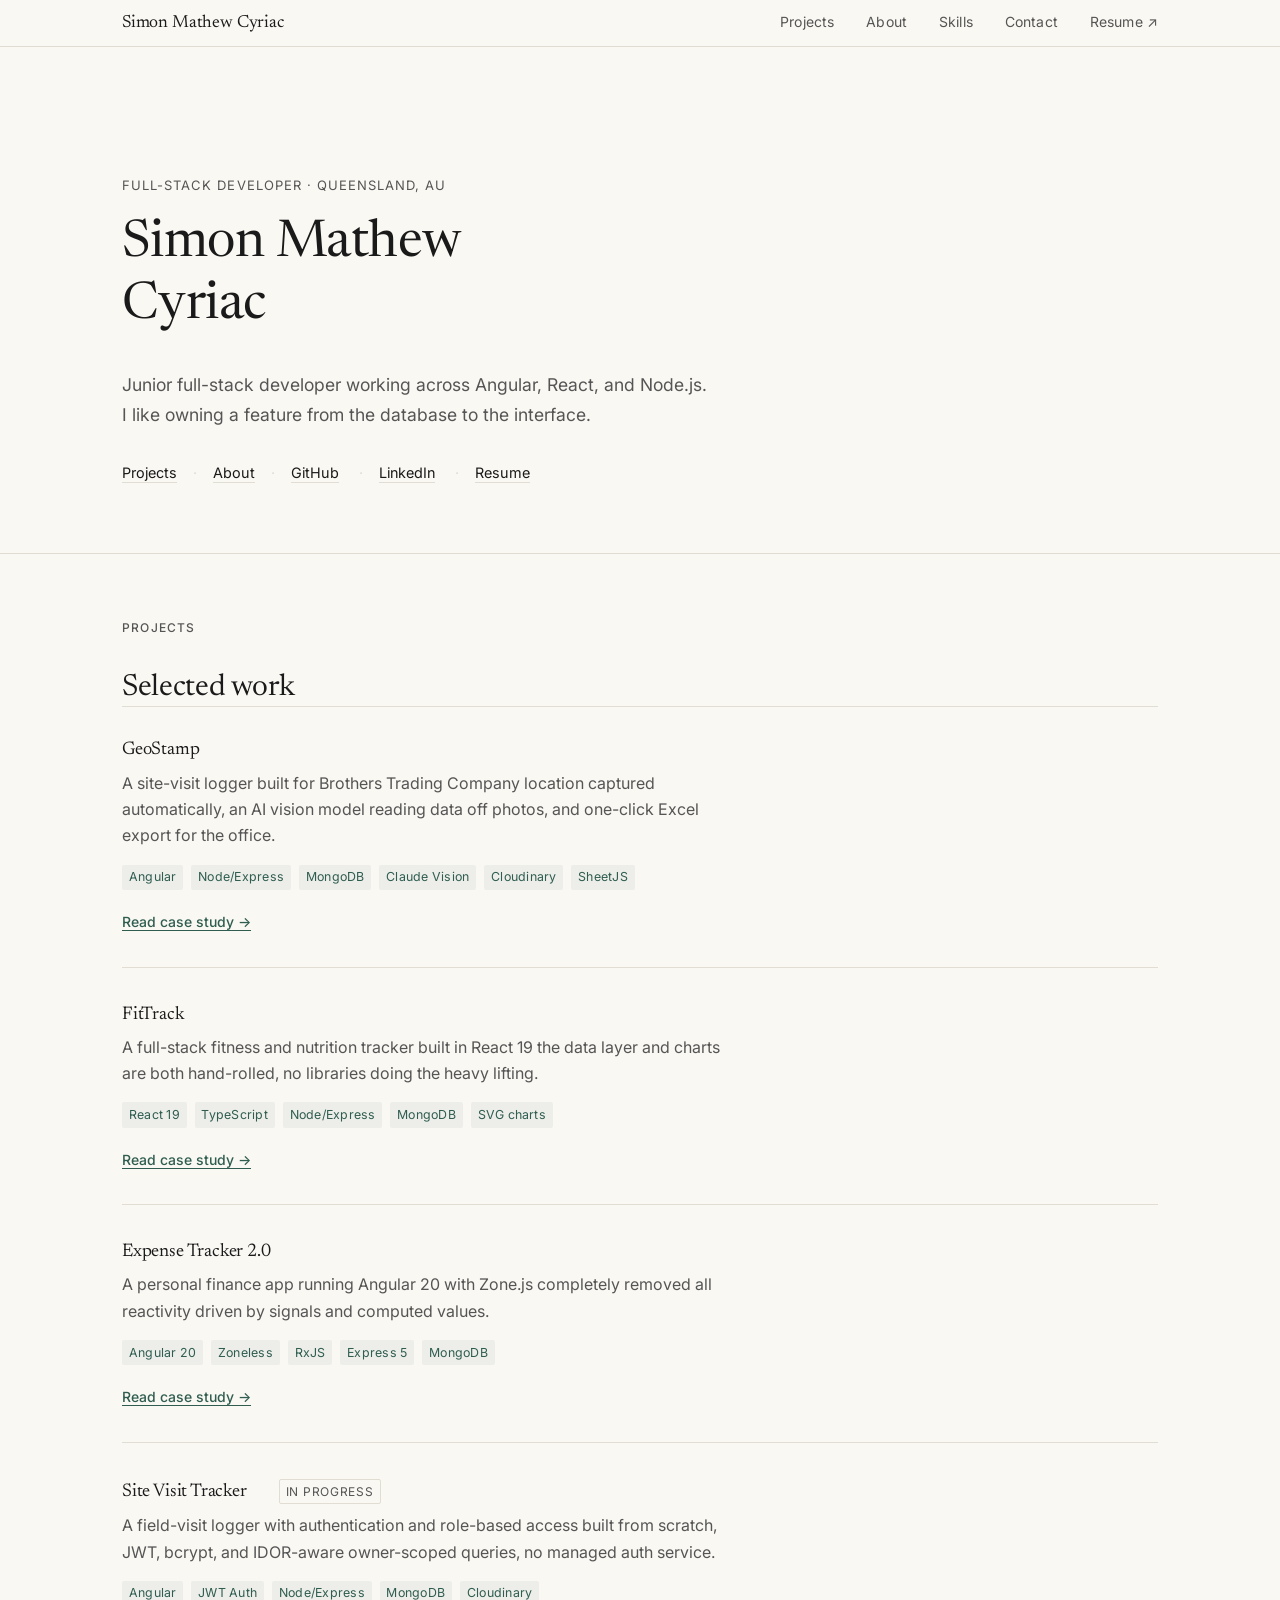
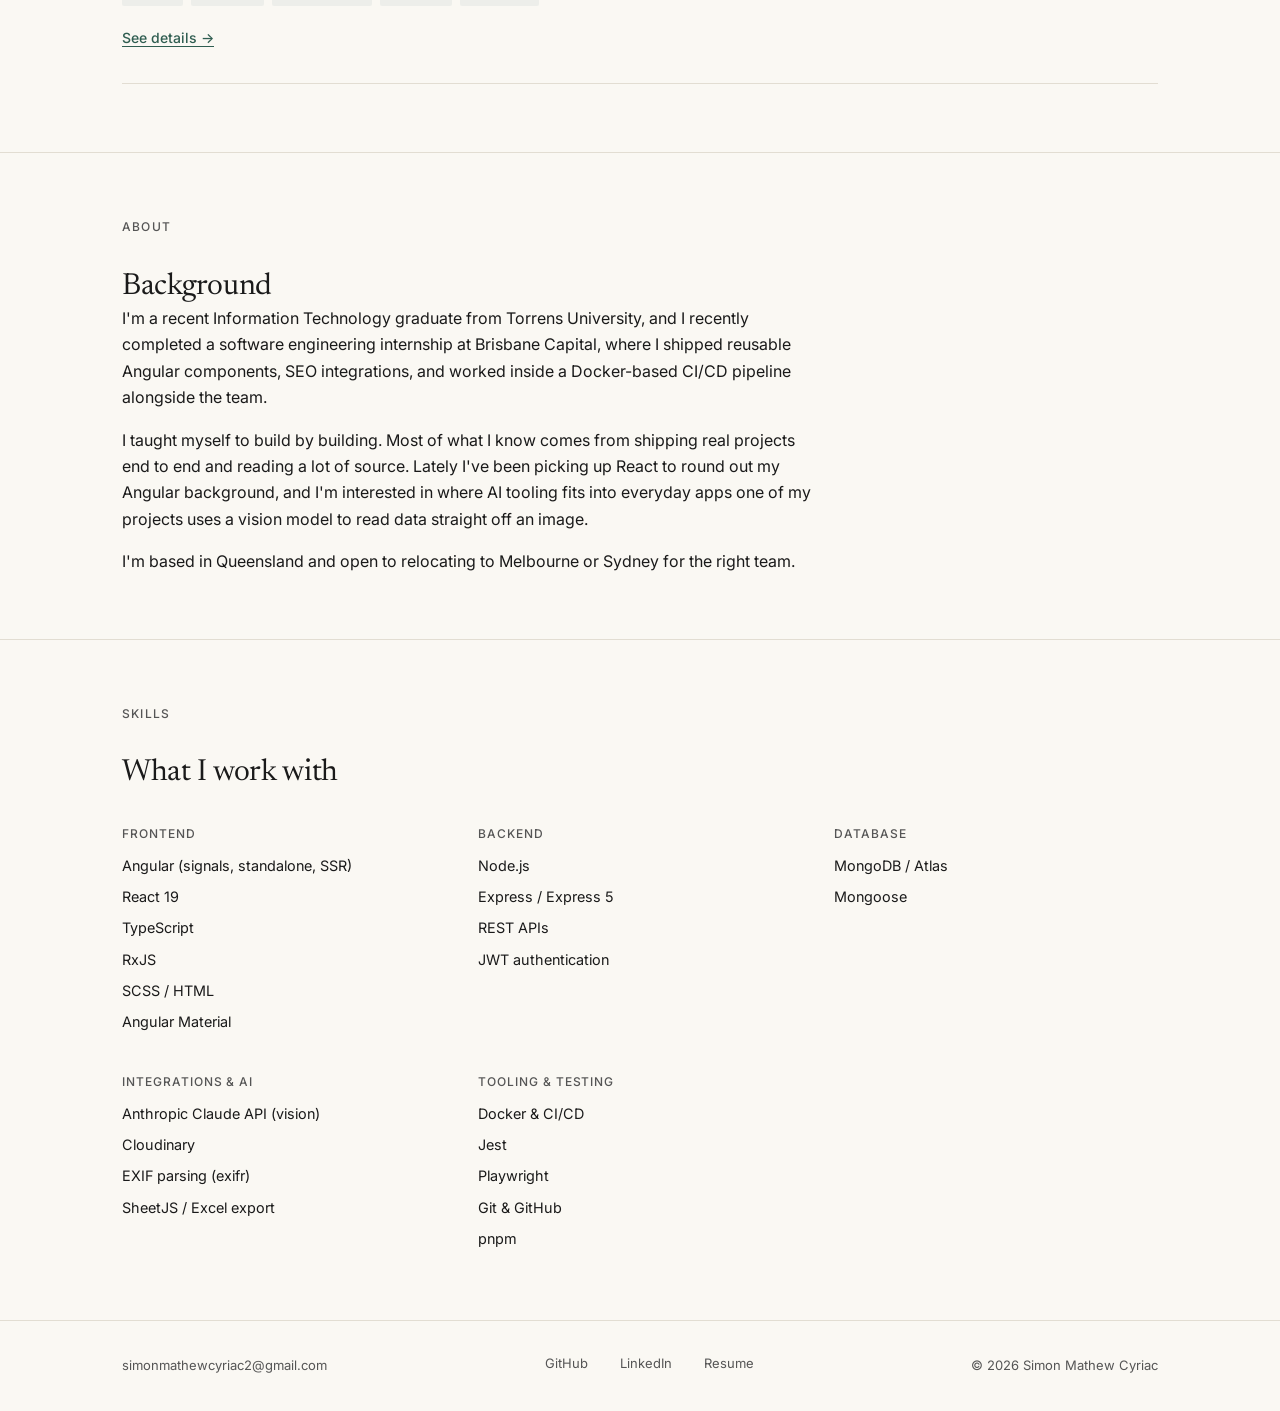
<file: index.html>
<!doctype html>
<html lang="en">
  <head>
    <meta charset="UTF-8" />
    <meta name="viewport" content="width=device-width, initial-scale=1.0" />
    <meta
      name="description"
      content="Simon Mathew Cyriac — junior full-stack developer working across Angular, React, and Node.js. Portfolio of real projects built end to end."
    />
    <title>Simon Mathew Cyriac — Developer</title>
    <link rel="preconnect" href="https://fonts.googleapis.com" />
    <link rel="preconnect" href="https://fonts.gstatic.com" crossorigin />
    <link
      href="https://fonts.googleapis.com/css2?family=Newsreader:ital,wght@0,300;0,400;1,300;1,400&family=Inter:wght@400;500&display=swap"
      rel="stylesheet"
    />
    <link rel="stylesheet" href="css/style.css" />
  </head>
  <body>
    <header class="site-header" role="banner">
      <nav class="site-nav container" aria-label="Main navigation">
        <a href="index.html" class="site-nav__logo">Simon Mathew Cyriac</a>
        <button
          class="site-nav__toggle"
          aria-expanded="false"
          aria-controls="nav-links"
          aria-label="Toggle navigation"
        >
          <span></span><span></span><span></span>
        </button>
        <ul class="site-nav__links" id="nav-links" role="list">
          <li><a href="#projects">Projects</a></li>
          <li><a href="#about">About</a></li>
          <li><a href="#skills">Skills</a></li>
          <li><a href="#contact">Contact</a></li>
          <li>
            <a
              href="assets/Updated_SoftwareEngineer_Resume.pdf"
              target="_blank"
              rel="noopener"
              >Resume ↗</a
            >
          </li>
        </ul>
      </nav>
    </header>

    <main>
      <!-- Hero -->
      <section class="hero" aria-labelledby="hero-heading">
        <div class="container">
          <p class="hero__eyebrow">Full-stack developer · Queensland, AU</p>
          <h1 class="hero__heading" id="hero-heading">
            Simon Mathew<br />Cyriac
          </h1>
          <p class="hero__tagline">
            Junior full-stack developer working across Angular, React, and
            Node.js. I like owning a feature from the database to the interface.
          </p>
          <ul class="hero__links" role="list">
            <li><a href="#projects">Projects</a></li>
            <li><a href="#about">About</a></li>
            <li>
              <a
                href="https://github.com/Simon-Mathew"
                target="_blank"
                rel="noopener"
                >GitHub</a
              >
            </li>
            <li>
              <a
                href="https://linkedin.com/in/simon-mathew-cyriac"
                target="_blank"
                rel="noopener"
                >LinkedIn</a
              >
            </li>
            <li>
              <a
                href="assets/Updated_SoftwareEngineer_Resume.pdf"
                target="_blank"
                rel="noopener"
                >Resume</a
              >
            </li>
          </ul>
        </div>
      </section>

      <!-- Projects -->
      <section id="projects" aria-labelledby="projects-heading">
        <div class="container">
          <p class="section-label">Projects</p>
          <h2 id="projects-heading" class="content-width reveal">
            Selected work
          </h2>

          <ul class="project-list" role="list">
            <li class="project-card reveal">
              <div class="project-card__header">
                <h3 class="project-card__title">
                  <a href="projects/geostamp.html">GeoStamp</a>
                </h3>
              </div>
              <p class="project-card__tagline">
                A site-visit logger built for Brothers Trading Company location
                captured automatically, an AI vision model reading data off
                photos, and one-click Excel export for the office.
              </p>
              <ul
                class="project-card__stack"
                role="list"
                aria-label="Tech stack"
              >
                <li class="project-card__tag">Angular</li>
                <li class="project-card__tag">Node/Express</li>
                <li class="project-card__tag">MongoDB</li>
                <li class="project-card__tag">Claude Vision</li>
                <li class="project-card__tag">Cloudinary</li>
                <li class="project-card__tag">SheetJS</li>
              </ul>
              <a href="projects/geostamp.html" class="project-card__link"
                >Read case study</a
              >
            </li>

            <li class="project-card reveal">
              <div class="project-card__header">
                <h3 class="project-card__title">
                  <a href="projects/fittrack.html">FitTrack</a>
                </h3>
              </div>
              <p class="project-card__tagline">
                A full-stack fitness and nutrition tracker built in React 19 the
                data layer and charts are both hand-rolled, no libraries doing
                the heavy lifting.
              </p>
              <ul
                class="project-card__stack"
                role="list"
                aria-label="Tech stack"
              >
                <li class="project-card__tag">React 19</li>
                <li class="project-card__tag">TypeScript</li>
                <li class="project-card__tag">Node/Express</li>
                <li class="project-card__tag">MongoDB</li>
                <li class="project-card__tag">SVG charts</li>
              </ul>
              <a href="projects/fittrack.html" class="project-card__link"
                >Read case study</a
              >
            </li>

            <li class="project-card reveal">
              <div class="project-card__header">
                <h3 class="project-card__title">
                  <a href="projects/expense-tracker.html"
                    >Expense Tracker 2.0</a
                  >
                </h3>
              </div>
              <p class="project-card__tagline">
                A personal finance app running Angular 20 with Zone.js
                completely removed all reactivity driven by signals and computed
                values.
              </p>
              <ul
                class="project-card__stack"
                role="list"
                aria-label="Tech stack"
              >
                <li class="project-card__tag">Angular 20</li>
                <li class="project-card__tag">Zoneless</li>
                <li class="project-card__tag">RxJS</li>
                <li class="project-card__tag">Express 5</li>
                <li class="project-card__tag">MongoDB</li>
              </ul>
              <a href="projects/expense-tracker.html" class="project-card__link"
                >Read case study</a
              >
            </li>

            <li class="project-card reveal">
              <div class="project-card__header">
                <h3 class="project-card__title">
                  <a href="projects/site-visit-tracker.html"
                    >Site Visit Tracker</a
                  >
                </h3>
                <span class="project-card__status">In progress</span>
              </div>
              <p class="project-card__tagline">
                A field-visit logger with authentication and role-based access
                built from scratch, JWT, bcrypt, and IDOR-aware owner-scoped
                queries, no managed auth service.
              </p>
              <ul
                class="project-card__stack"
                role="list"
                aria-label="Tech stack"
              >
                <li class="project-card__tag">Angular</li>
                <li class="project-card__tag">JWT Auth</li>
                <li class="project-card__tag">Node/Express</li>
                <li class="project-card__tag">MongoDB</li>
                <li class="project-card__tag">Cloudinary</li>
              </ul>
              <a
                href="projects/site-visit-tracker.html"
                class="project-card__link"
                >See details</a
              >
            </li>
          </ul>
        </div>
      </section>

      <!-- About -->
      <section id="about" aria-labelledby="about-heading">
        <div class="container">
          <p class="section-label">About</p>
          <div class="content-width">
            <h2 id="about-heading" class="reveal">Background</h2>
            <div class="reveal">
              <p>
                I'm a recent Information Technology graduate from Torrens
                University, and I recently completed a software engineering
                internship at Brisbane Capital, where I shipped reusable Angular
                components, SEO integrations, and worked inside a Docker-based
                CI/CD pipeline alongside the team.
              </p>
              <p style="margin-top: 1rem">
                I taught myself to build by building. Most of what I know comes
                from shipping real projects end to end and reading a lot of
                source. Lately I've been picking up React to round out my
                Angular background, and I'm interested in where AI tooling fits
                into everyday apps one of my projects uses a vision model to
                read data straight off an image.
              </p>
              <p style="margin-top: 1rem">
                I'm based in Queensland and open to relocating to Melbourne or
                Sydney for the right team.
              </p>
            </div>
          </div>
        </div>
      </section>

      <!-- Skills -->
      <section id="skills" aria-labelledby="skills-heading">
        <div class="container">
          <p class="section-label">Skills</p>
          <h2 id="skills-heading" class="reveal">What I work with</h2>
          <div class="skills-grid reveal" style="margin-top: 2rem">
            <div class="skill-group">
              <p class="skill-group__label">Frontend</p>
              <ul class="skill-group__items" role="list">
                <li>Angular (signals, standalone, SSR)</li>
                <li>React 19</li>
                <li>TypeScript</li>
                <li>RxJS</li>
                <li>SCSS / HTML</li>
                <li>Angular Material</li>
              </ul>
            </div>

            <div class="skill-group">
              <p class="skill-group__label">Backend</p>
              <ul class="skill-group__items" role="list">
                <li>Node.js</li>
                <li>Express / Express 5</li>
                <li>REST APIs</li>
                <li>JWT authentication</li>
              </ul>
            </div>

            <div class="skill-group">
              <p class="skill-group__label">Database</p>
              <ul class="skill-group__items" role="list">
                <li>MongoDB / Atlas</li>
                <li>Mongoose</li>
              </ul>
            </div>

            <div class="skill-group">
              <p class="skill-group__label">Integrations &amp; AI</p>
              <ul class="skill-group__items" role="list">
                <li>Anthropic Claude API (vision)</li>
                <li>Cloudinary</li>
                <li>EXIF parsing (exifr)</li>
                <li>SheetJS / Excel export</li>
              </ul>
            </div>

            <div class="skill-group">
              <p class="skill-group__label">Tooling &amp; testing</p>
              <ul class="skill-group__items" role="list">
                <li>Docker &amp; CI/CD</li>
                <li>Jest</li>
                <li>Playwright</li>
                <li>Git &amp; GitHub</li>
                <li>pnpm</li>
              </ul>
            </div>
          </div>
        </div>
      </section>
    </main>

    <!-- Contact / Footer -->
    <footer class="site-footer" id="contact" role="contentinfo">
      <div class="container">
        <div class="site-footer__inner">
          <p>simonmathewcyriac2@gmail.com</p>
          <ul class="site-footer__links" role="list">
            <li>
              <a
                href="https://github.com/Simon-Mathew"
                target="_blank"
                rel="noopener"
                >GitHub</a
              >
            </li>
            <li>
              <a
                href="https://linkedin.com/in/simon-mathew-cyriac"
                target="_blank"
                rel="noopener"
                >LinkedIn</a
              >
            </li>
            <li>
              <a
                href="assets/Updated_SoftwareEngineer_Resume.pdf"
                target="_blank"
                rel="noopener"
                >Resume</a
              >
            </li>
          </ul>
          <p>© <span id="year"></span> Simon Mathew Cyriac</p>
        </div>
      </div>
    </footer>

    <script src="js/main.js"></script>
  </body>
</html>
</file>
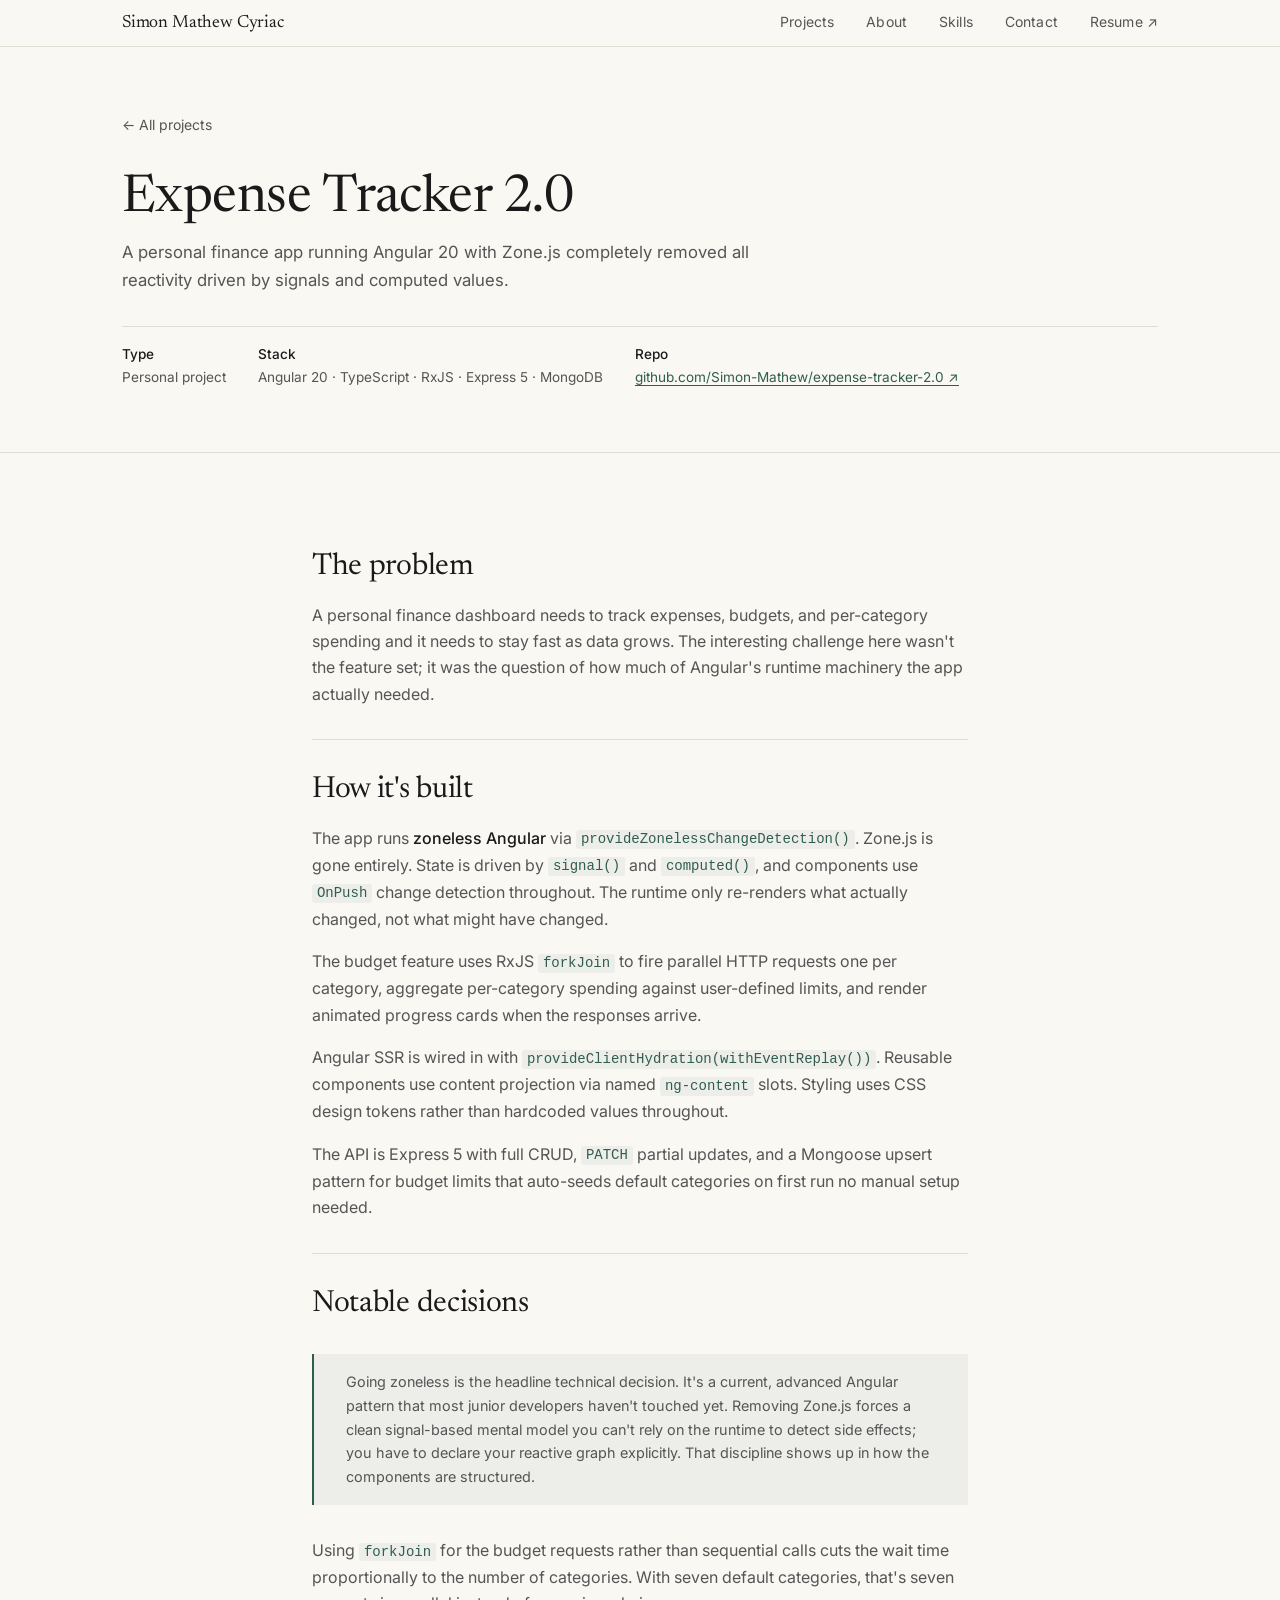
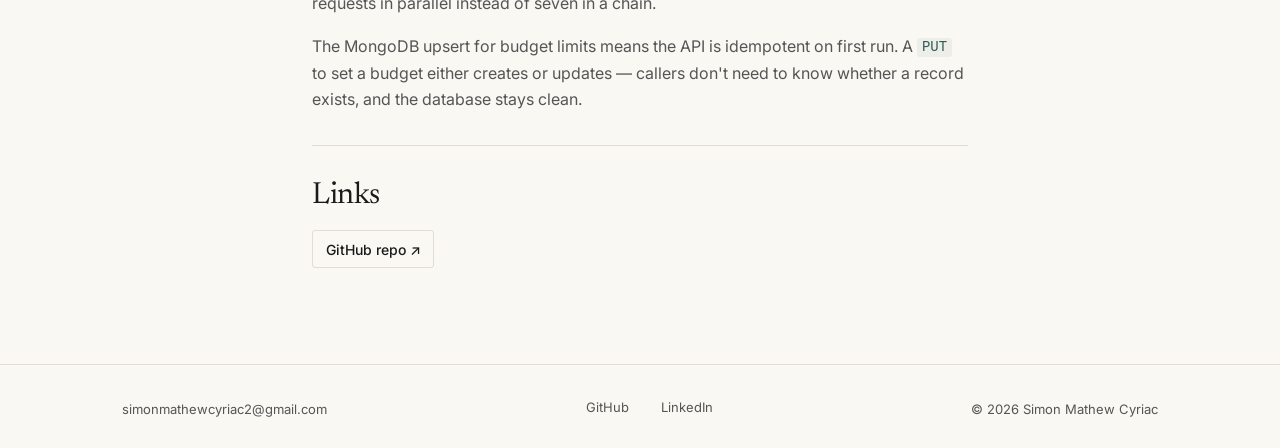
<file: projects/expense-tracker.html>
<!doctype html>
<html lang="en">
  <head>
    <meta charset="UTF-8" />
    <meta name="viewport" content="width=device-width, initial-scale=1.0" />
    <meta
      name="description"
      content="Expense Tracker 2.0 — Angular 20 personal finance app with Zone.js removed, signals-only reactivity, and SSR."
    />
    <title>Expense Tracker 2.0 — Simon Mathew Cyriac</title>
    <link rel="preconnect" href="https://fonts.googleapis.com" />
    <link rel="preconnect" href="https://fonts.gstatic.com" crossorigin />
    <link
      href="https://fonts.googleapis.com/css2?family=Newsreader:ital,wght@0,300;0,400;1,300;1,400&family=Inter:wght@400;500&display=swap"
      rel="stylesheet"
    />
    <link rel="stylesheet" href="../css/style.css" />
  </head>
  <body>
    <header class="site-header" role="banner">
      <nav class="site-nav container" aria-label="Main navigation">
        <a href="../index.html" class="site-nav__logo">Simon Mathew Cyriac</a>
        <button
          class="site-nav__toggle"
          aria-expanded="false"
          aria-controls="nav-links"
          aria-label="Toggle navigation"
        >
          <span></span><span></span><span></span>
        </button>
        <ul class="site-nav__links" id="nav-links" role="list">
          <li><a href="../index.html#projects">Projects</a></li>
          <li><a href="../index.html#about">About</a></li>
          <li><a href="../index.html#skills">Skills</a></li>
          <li><a href="../index.html#contact">Contact</a></li>
          <li>
            <a
              href="../assets/Updated_SoftwareEngineer_Resume.pdf"
              target="_blank"
              rel="noopener"
              >Resume ↗</a
            >
          </li>
        </ul>
      </nav>
    </header>

    <main>
      <div class="case-hero">
        <div class="container">
          <a href="../index.html#projects" class="case-hero__back"
            >All projects</a
          >
          <h1 class="case-hero__title">Expense Tracker 2.0</h1>
          <p class="case-hero__tagline">
            A personal finance app running Angular 20 with Zone.js completely
            removed all reactivity driven by signals and computed values.
          </p>
          <dl class="case-meta">
            <div class="case-meta__item">
              <dt><strong>Type</strong></dt>
              <dd>Personal project</dd>
            </div>
            <div class="case-meta__item">
              <dt><strong>Stack</strong></dt>
              <dd>Angular 20 · TypeScript · RxJS · Express 5 · MongoDB</dd>
            </div>
            <div class="case-meta__item">
              <dt><strong>Repo</strong></dt>
              <dd>
                <a
                  href="https://github.com/Simon-Mathew/expense-tracker-2.0"
                  target="_blank"
                  rel="noopener"
                  >github.com/Simon-Mathew/expense-tracker-2.0 ↗</a
                >
              </dd>
            </div>
          </dl>
        </div>
      </div>

      <div class="case-body">
        <div class="container content-width">
          <section aria-labelledby="problem-heading">
            <h2 id="problem-heading">The problem</h2>
            <p>
              A personal finance dashboard needs to track expenses, budgets, and
              per-category spending and it needs to stay fast as data grows. The
              interesting challenge here wasn't the feature set; it was the
              question of how much of Angular's runtime machinery the app
              actually needed.
            </p>
          </section>

          <section aria-labelledby="built-heading">
            <h2 id="built-heading">How it's built</h2>

            <p>
              The app runs <strong>zoneless Angular</strong> via
              <code>provideZonelessChangeDetection()</code>. Zone.js is gone
              entirely. State is driven by <code>signal()</code> and
              <code>computed()</code>, and components use
              <code>OnPush</code> change detection throughout. The runtime only
              re-renders what actually changed, not what might have changed.
            </p>

            <p>
              The budget feature uses RxJS <code>forkJoin</code> to fire
              parallel HTTP requests one per category, aggregate per-category
              spending against user-defined limits, and render animated progress
              cards when the responses arrive.
            </p>

            <p>
              Angular SSR is wired in with
              <code>provideClientHydration(withEventReplay())</code>. Reusable
              components use content projection via named
              <code>ng-content</code> slots. Styling uses CSS design tokens
              rather than hardcoded values throughout.
            </p>

            <p>
              The API is Express 5 with full CRUD, <code>PATCH</code> partial
              updates, and a Mongoose upsert pattern for budget limits that
              auto-seeds default categories on first run no manual setup needed.
            </p>
          </section>

          <section aria-labelledby="decisions-heading">
            <h2 id="decisions-heading">Notable decisions</h2>

            <div class="callout">
              <p>
                Going zoneless is the headline technical decision. It's a
                current, advanced Angular pattern that most junior developers
                haven't touched yet. Removing Zone.js forces a clean
                signal-based mental model you can't rely on the runtime to
                detect side effects; you have to declare your reactive graph
                explicitly. That discipline shows up in how the components are
                structured.
              </p>
            </div>

            <p>
              Using <code>forkJoin</code> for the budget requests rather than
              sequential calls cuts the wait time proportionally to the number
              of categories. With seven default categories, that's seven
              requests in parallel instead of seven in a chain.
            </p>

            <p>
              The MongoDB upsert for budget limits means the API is idempotent
              on first run. A <code>PUT</code> to set a budget either creates or
              updates — callers don't need to know whether a record exists, and
              the database stays clean.
            </p>
          </section>

          <section aria-labelledby="links-heading">
            <h2 id="links-heading">Links</h2>
            <div class="case-links">
              <a
                href="https://github.com/Simon-Mathew/expense-tracker-2.0"
                target="_blank"
                rel="noopener"
                class="case-link"
                >GitHub repo ↗</a
              >
            </div>
          </section>
        </div>
      </div>
    </main>

    <footer class="site-footer" role="contentinfo">
      <div class="container">
        <div class="site-footer__inner">
          <p>simonmathewcyriac2@gmail.com</p>
          <ul class="site-footer__links" role="list">
            <li>
              <a
                href="https://github.com/Simon-Mathew"
                target="_blank"
                rel="noopener"
                >GitHub</a
              >
            </li>
            <li>
              <a
                href="https://linkedin.com/in/simon-mathew-cyriac"
                target="_blank"
                rel="noopener"
                >LinkedIn</a
              >
            </li>
          </ul>
          <p>© <span id="year"></span> Simon Mathew Cyriac</p>
        </div>
      </div>
    </footer>

    <script src="../js/main.js"></script>
  </body>
</html>
</file>
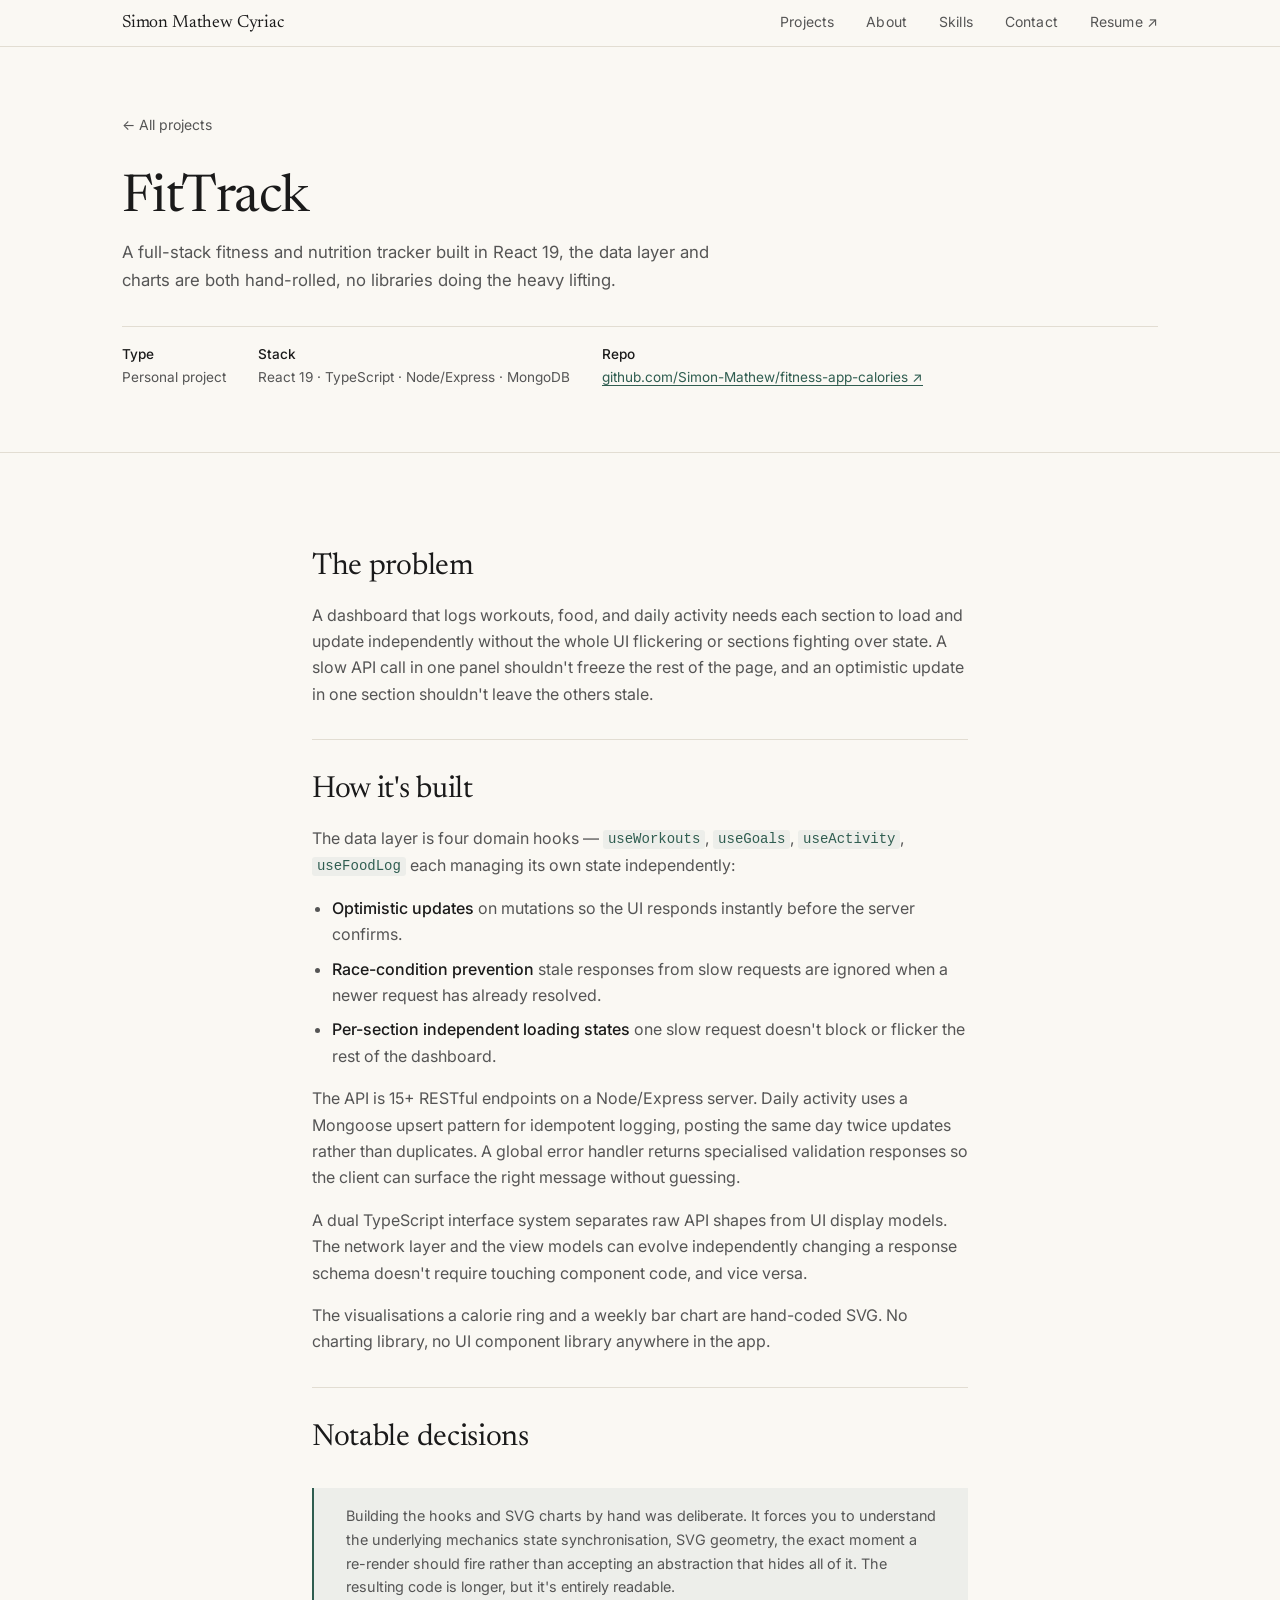
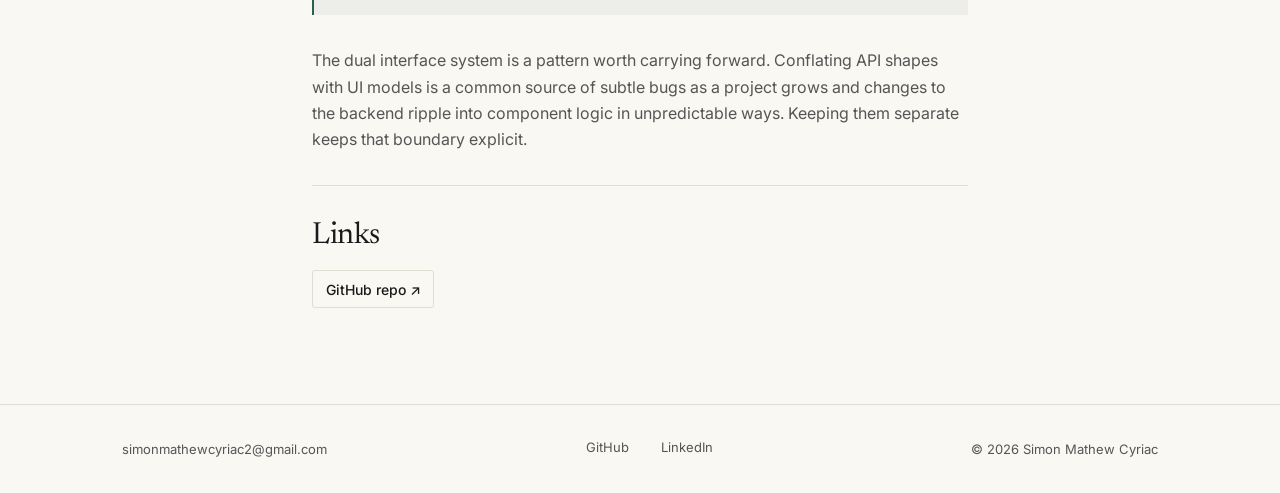
<file: projects/fittrack.html>
<!doctype html>
<html lang="en">
  <head>
    <meta charset="UTF-8" />
    <meta name="viewport" content="width=device-width, initial-scale=1.0" />
    <meta
      name="description"
      content="FitTrack — full-stack fitness and nutrition tracker in React 19 with hand-rolled hooks, optimistic updates, and SVG charts."
    />
    <title>FitTrack — Simon Mathew Cyriac</title>
    <link rel="preconnect" href="https://fonts.googleapis.com" />
    <link rel="preconnect" href="https://fonts.gstatic.com" crossorigin />
    <link
      href="https://fonts.googleapis.com/css2?family=Newsreader:ital,wght@0,300;0,400;1,300;1,400&family=Inter:wght@400;500&display=swap"
      rel="stylesheet"
    />
    <link rel="stylesheet" href="../css/style.css" />
  </head>
  <body>
    <header class="site-header" role="banner">
      <nav class="site-nav container" aria-label="Main navigation">
        <a href="../index.html" class="site-nav__logo">Simon Mathew Cyriac</a>
        <button
          class="site-nav__toggle"
          aria-expanded="false"
          aria-controls="nav-links"
          aria-label="Toggle navigation"
        >
          <span></span><span></span><span></span>
        </button>
        <ul class="site-nav__links" id="nav-links" role="list">
          <li><a href="../index.html#projects">Projects</a></li>
          <li><a href="../index.html#about">About</a></li>
          <li><a href="../index.html#skills">Skills</a></li>
          <li><a href="../index.html#contact">Contact</a></li>
          <li>
            <a
              href="../assets/Updated_SoftwareEngineer_Resume.pdf"
              target="_blank"
              rel="noopener"
              >Resume ↗</a
            >
          </li>
        </ul>
      </nav>
    </header>

    <main>
      <div class="case-hero">
        <div class="container">
          <a href="../index.html#projects" class="case-hero__back"
            >All projects</a
          >
          <h1 class="case-hero__title">FitTrack</h1>
          <p class="case-hero__tagline">
            A full-stack fitness and nutrition tracker built in React 19, the
            data layer and charts are both hand-rolled, no libraries doing the
            heavy lifting.
          </p>
          <dl class="case-meta">
            <div class="case-meta__item">
              <dt><strong>Type</strong></dt>
              <dd>Personal project</dd>
            </div>
            <div class="case-meta__item">
              <dt><strong>Stack</strong></dt>
              <dd>React 19 · TypeScript · Node/Express · MongoDB</dd>
            </div>
            <div class="case-meta__item">
              <dt><strong>Repo</strong></dt>
              <dd>
                <a
                  href="https://github.com/Simon-Mathew/fitness-app-calories"
                  target="_blank"
                  rel="noopener"
                  >github.com/Simon-Mathew/fitness-app-calories ↗</a
                >
              </dd>
            </div>
          </dl>
        </div>
      </div>

      <div class="case-body">
        <div class="container content-width">
          <section aria-labelledby="problem-heading">
            <h2 id="problem-heading">The problem</h2>
            <p>
              A dashboard that logs workouts, food, and daily activity needs
              each section to load and update independently without the whole UI
              flickering or sections fighting over state. A slow API call in one
              panel shouldn't freeze the rest of the page, and an optimistic
              update in one section shouldn't leave the others stale.
            </p>
          </section>

          <section aria-labelledby="built-heading">
            <h2 id="built-heading">How it's built</h2>

            <p>
              The data layer is four domain hooks — <code>useWorkouts</code>,
              <code>useGoals</code>, <code>useActivity</code>,
              <code>useFoodLog</code> each managing its own state independently:
            </p>

            <ul>
              <li>
                <strong>Optimistic updates</strong> on mutations so the UI
                responds instantly before the server confirms.
              </li>
              <li>
                <strong>Race-condition prevention</strong> stale responses from
                slow requests are ignored when a newer request has already
                resolved.
              </li>
              <li>
                <strong>Per-section independent loading states</strong> one slow
                request doesn't block or flicker the rest of the dashboard.
              </li>
            </ul>

            <p>
              The API is 15+ RESTful endpoints on a Node/Express server. Daily
              activity uses a Mongoose upsert pattern for idempotent logging,
              posting the same day twice updates rather than duplicates. A
              global error handler returns specialised validation responses so
              the client can surface the right message without guessing.
            </p>

            <p>
              A dual TypeScript interface system separates raw API shapes from
              UI display models. The network layer and the view models can
              evolve independently changing a response schema doesn't require
              touching component code, and vice versa.
            </p>

            <p>
              The visualisations a calorie ring and a weekly bar chart are
              hand-coded SVG. No charting library, no UI component library
              anywhere in the app.
            </p>
          </section>

          <section aria-labelledby="decisions-heading">
            <h2 id="decisions-heading">Notable decisions</h2>

            <div class="callout">
              <p>
                Building the hooks and SVG charts by hand was deliberate. It
                forces you to understand the underlying mechanics state
                synchronisation, SVG geometry, the exact moment a re-render
                should fire rather than accepting an abstraction that hides all
                of it. The resulting code is longer, but it's entirely readable.
              </p>
            </div>

            <p>
              The dual interface system is a pattern worth carrying forward.
              Conflating API shapes with UI models is a common source of subtle
              bugs as a project grows and changes to the backend ripple into
              component logic in unpredictable ways. Keeping them separate keeps
              that boundary explicit.
            </p>
          </section>

          <section aria-labelledby="links-heading">
            <h2 id="links-heading">Links</h2>
            <div class="case-links">
              <a
                href="https://github.com/Simon-Mathew/fitness-app-calories"
                target="_blank"
                rel="noopener"
                class="case-link"
                >GitHub repo ↗</a
              >
            </div>
          </section>
        </div>
      </div>
    </main>

    <footer class="site-footer" role="contentinfo">
      <div class="container">
        <div class="site-footer__inner">
          <p>simonmathewcyriac2@gmail.com</p>
          <ul class="site-footer__links" role="list">
            <li>
              <a
                href="https://github.com/Simon-Mathew"
                target="_blank"
                rel="noopener"
                >GitHub</a
              >
            </li>
            <li>
              <a
                href="https://linkedin.com/in/simon-mathew-cyriac"
                target="_blank"
                rel="noopener"
                >LinkedIn</a
              >
            </li>
          </ul>
          <p>© <span id="year"></span> Simon Mathew Cyriac</p>
        </div>
      </div>
    </footer>

    <script src="../js/main.js"></script>
  </body>
</html>
</file>
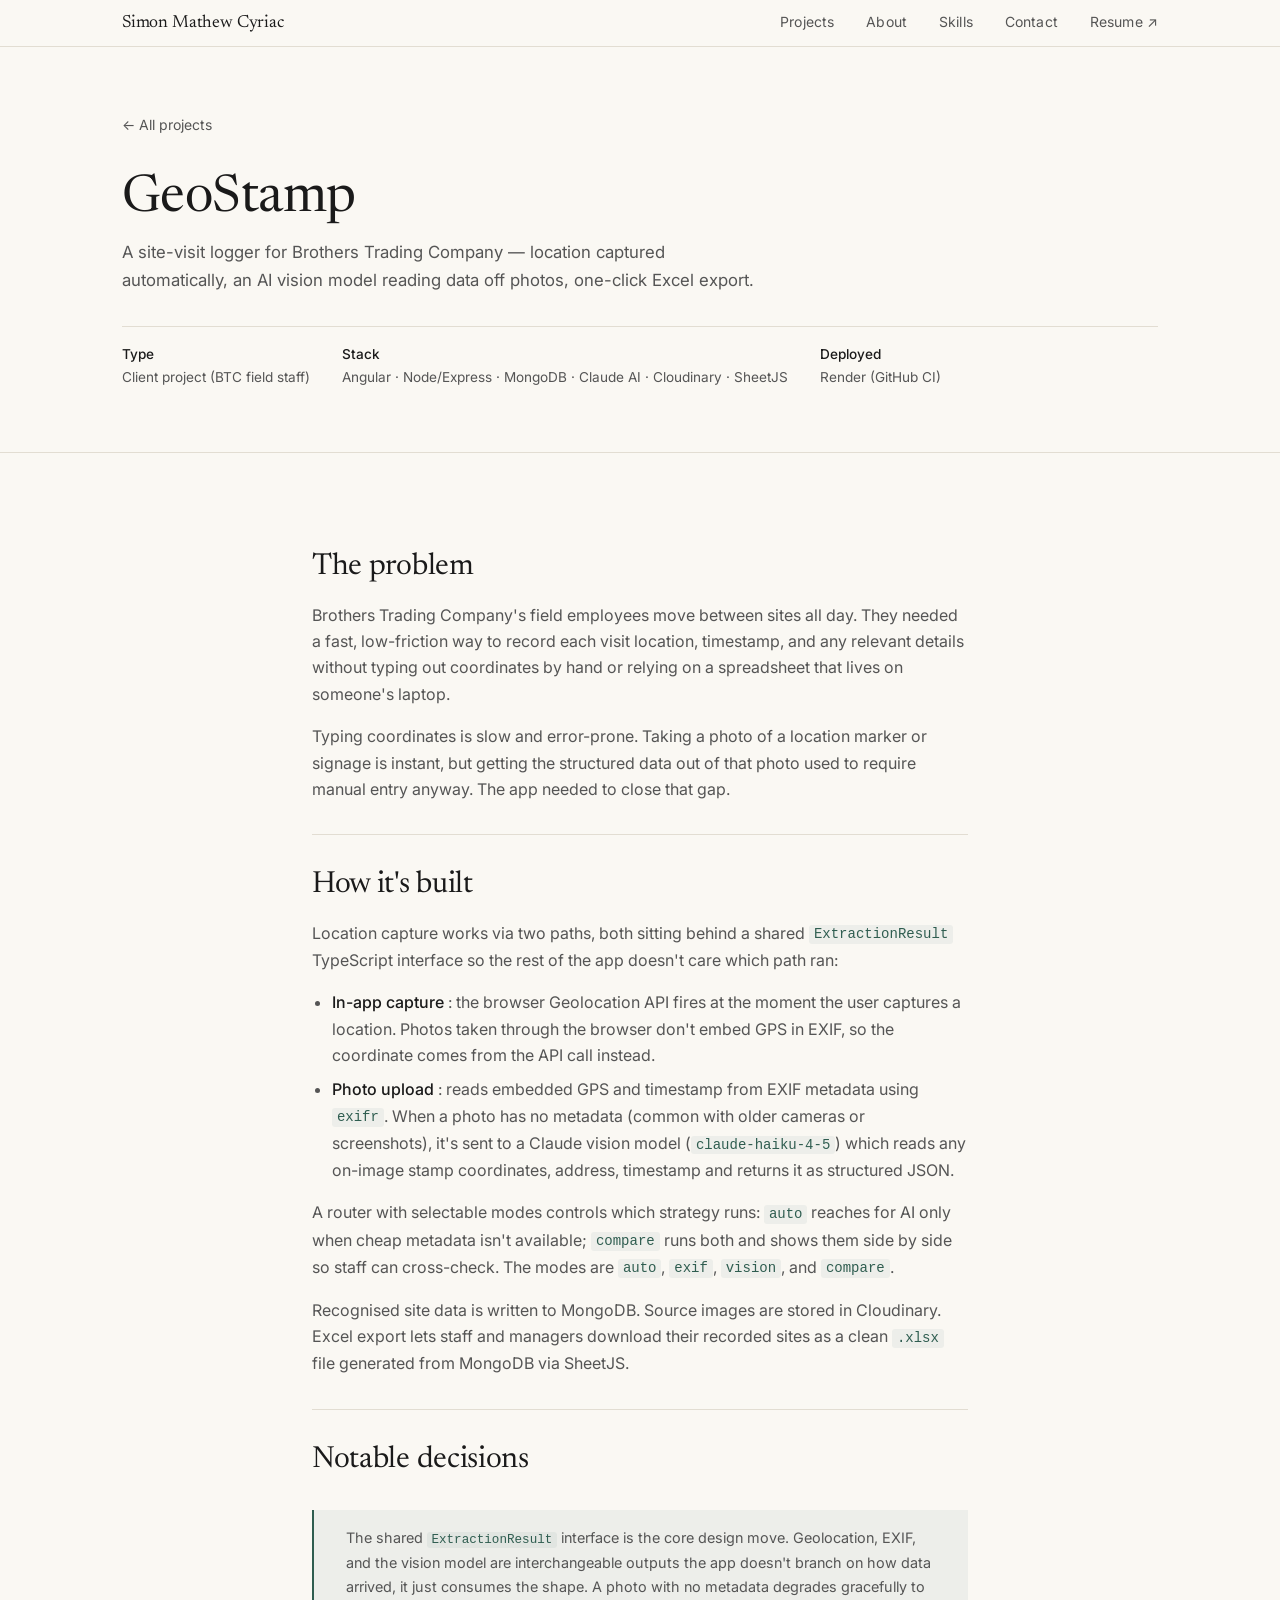
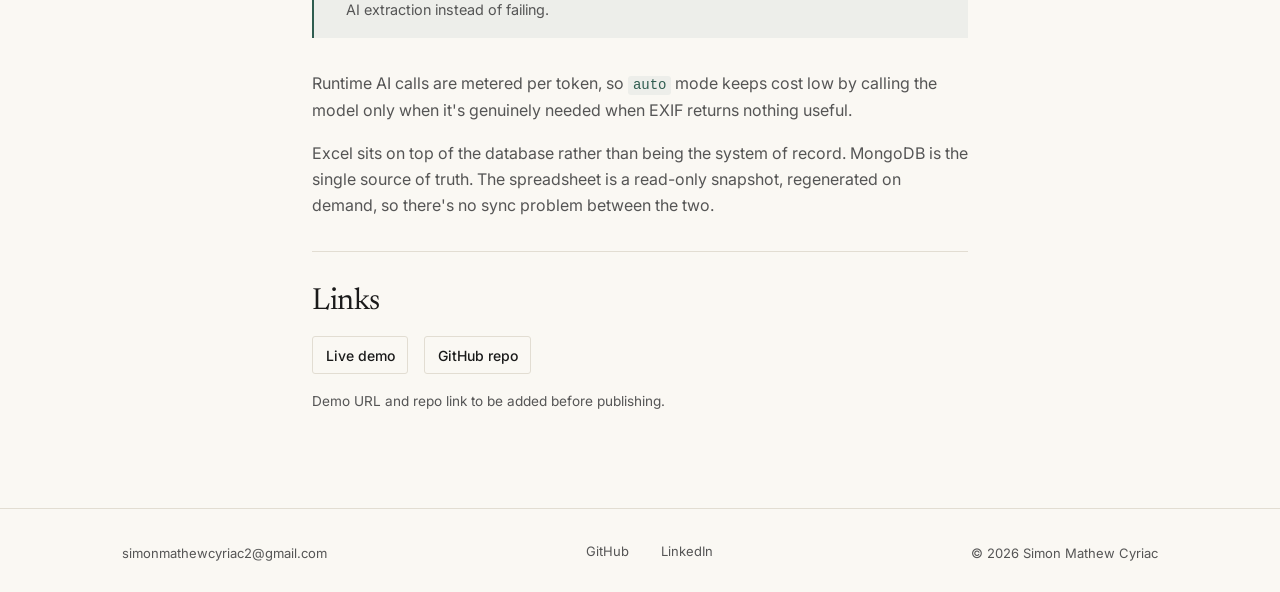
<file: projects/geostamp.html>
<!doctype html>
<html lang="en">
  <head>
    <meta charset="UTF-8" />
    <meta name="viewport" content="width=device-width, initial-scale=1.0" />
    <meta
      name="description"
      content="GeoStamp — site-visit logger for Brothers Trading Company. Angular, Node/Express, MongoDB, Claude AI vision, SheetJS."
    />
    <title>GeoStamp — Simon Mathew Cyriac</title>
    <link rel="preconnect" href="https://fonts.googleapis.com" />
    <link rel="preconnect" href="https://fonts.gstatic.com" crossorigin />
    <link
      href="https://fonts.googleapis.com/css2?family=Newsreader:ital,wght@0,300;0,400;1,300;1,400&family=Inter:wght@400;500&display=swap"
      rel="stylesheet"
    />
    <link rel="stylesheet" href="../css/style.css" />
  </head>
  <body>
    <header class="site-header" role="banner">
      <nav class="site-nav container" aria-label="Main navigation">
        <a href="../index.html" class="site-nav__logo">Simon Mathew Cyriac</a>
        <button
          class="site-nav__toggle"
          aria-expanded="false"
          aria-controls="nav-links"
          aria-label="Toggle navigation"
        >
          <span></span><span></span><span></span>
        </button>
        <ul class="site-nav__links" id="nav-links" role="list">
          <li><a href="../index.html#projects">Projects</a></li>
          <li><a href="../index.html#about">About</a></li>
          <li><a href="../index.html#skills">Skills</a></li>
          <li><a href="../index.html#contact">Contact</a></li>
          <li>
            <a
              href="../assets/Updated_SoftwareEngineer_Resume.pdf"
              target="_blank"
              rel="noopener"
              >Resume ↗</a
            >
          </li>
        </ul>
      </nav>
    </header>

    <main>
      <div class="case-hero">
        <div class="container">
          <a href="../index.html#projects" class="case-hero__back"
            >All projects</a
          >
          <h1 class="case-hero__title">GeoStamp</h1>
          <p class="case-hero__tagline">
            A site-visit logger for Brothers Trading Company — location captured
            automatically, an AI vision model reading data off photos, one-click
            Excel export.
          </p>
          <dl class="case-meta">
            <div class="case-meta__item">
              <dt><strong>Type</strong></dt>
              <dd>Client project (BTC field staff)</dd>
            </div>
            <div class="case-meta__item">
              <dt><strong>Stack</strong></dt>
              <dd>
                Angular · Node/Express · MongoDB · Claude AI · Cloudinary ·
                SheetJS
              </dd>
            </div>
            <div class="case-meta__item">
              <dt><strong>Deployed</strong></dt>
              <dd>Render (GitHub CI)</dd>
            </div>
          </dl>
        </div>
      </div>

      <div class="case-body">
        <div class="container content-width">
          <section aria-labelledby="problem-heading">
            <h2 id="problem-heading">The problem</h2>
            <p>
              Brothers Trading Company's field employees move between sites all
              day. They needed a fast, low-friction way to record each visit
              location, timestamp, and any relevant details without typing out
              coordinates by hand or relying on a spreadsheet that lives on
              someone's laptop.
            </p>
            <p>
              Typing coordinates is slow and error-prone. Taking a photo of a
              location marker or signage is instant, but getting the structured
              data out of that photo used to require manual entry anyway. The
              app needed to close that gap.
            </p>
          </section>

          <section aria-labelledby="built-heading">
            <h2 id="built-heading">How it's built</h2>

            <p>
              Location capture works via two paths, both sitting behind a shared
              <code>ExtractionResult</code> TypeScript interface so the rest of
              the app doesn't care which path ran:
            </p>

            <ul>
              <li>
                <strong>In-app capture</strong> : the browser Geolocation API
                fires at the moment the user captures a location. Photos taken
                through the browser don't embed GPS in EXIF, so the coordinate
                comes from the API call instead.
              </li>
              <li>
                <strong>Photo upload</strong> : reads embedded GPS and timestamp
                from EXIF metadata using <code>exifr</code>. When a photo has no
                metadata (common with older cameras or screenshots), it's sent
                to a Claude vision model (<code>claude-haiku-4-5</code>) which
                reads any on-image stamp coordinates, address, timestamp and
                returns it as structured JSON.
              </li>
            </ul>

            <p>
              A router with selectable modes controls which strategy runs:
              <code>auto</code> reaches for AI only when cheap metadata isn't
              available; <code>compare</code> runs both and shows them side by
              side so staff can cross-check. The modes are <code>auto</code>,
              <code>exif</code>, <code>vision</code>, and <code>compare</code>.
            </p>

            <p>
              Recognised site data is written to MongoDB. Source images are
              stored in Cloudinary. Excel export lets staff and managers
              download their recorded sites as a clean <code>.xlsx</code> file
              generated from MongoDB via SheetJS.
            </p>
          </section>

          <section aria-labelledby="decisions-heading">
            <h2 id="decisions-heading">Notable decisions</h2>

            <div class="callout">
              <p>
                The shared <code>ExtractionResult</code> interface is the core
                design move. Geolocation, EXIF, and the vision model are
                interchangeable outputs the app doesn't branch on how data
                arrived, it just consumes the shape. A photo with no metadata
                degrades gracefully to AI extraction instead of failing.
              </p>
            </div>

            <p>
              Runtime AI calls are metered per token, so <code>auto</code> mode
              keeps cost low by calling the model only when it's genuinely
              needed when EXIF returns nothing useful.
            </p>

            <p>
              Excel sits on top of the database rather than being the system of
              record. MongoDB is the single source of truth. The spreadsheet is
              a read-only snapshot, regenerated on demand, so there's no sync
              problem between the two.
            </p>
          </section>

          <section aria-labelledby="links-heading">
            <h2 id="links-heading">Links</h2>
            <div class="case-links">
              <a href="#" class="case-link" aria-label="Live demo (coming soon)"
                >Live demo</a
              >
              <a
                href="#"
                class="case-link"
                aria-label="Source code (coming soon)"
                >GitHub repo</a
              >
            </div>
            <p style="margin-top: 1rem; font-size: 0.85rem; color: #555">
              Demo URL and repo link to be added before publishing.
            </p>
          </section>
        </div>
      </div>
    </main>

    <footer class="site-footer" role="contentinfo">
      <div class="container">
        <div class="site-footer__inner">
          <p>simonmathewcyriac2@gmail.com</p>
          <ul class="site-footer__links" role="list">
            <li>
              <a
                href="https://github.com/Simon-Mathew"
                target="_blank"
                rel="noopener"
                >GitHub</a
              >
            </li>
            <li>
              <a
                href="https://linkedin.com/in/simon-mathew-cyriac"
                target="_blank"
                rel="noopener"
                >LinkedIn</a
              >
            </li>
          </ul>
          <p>© <span id="year"></span> Simon Mathew Cyriac</p>
        </div>
      </div>
    </footer>

    <script src="../js/main.js"></script>
  </body>
</html>
</file>
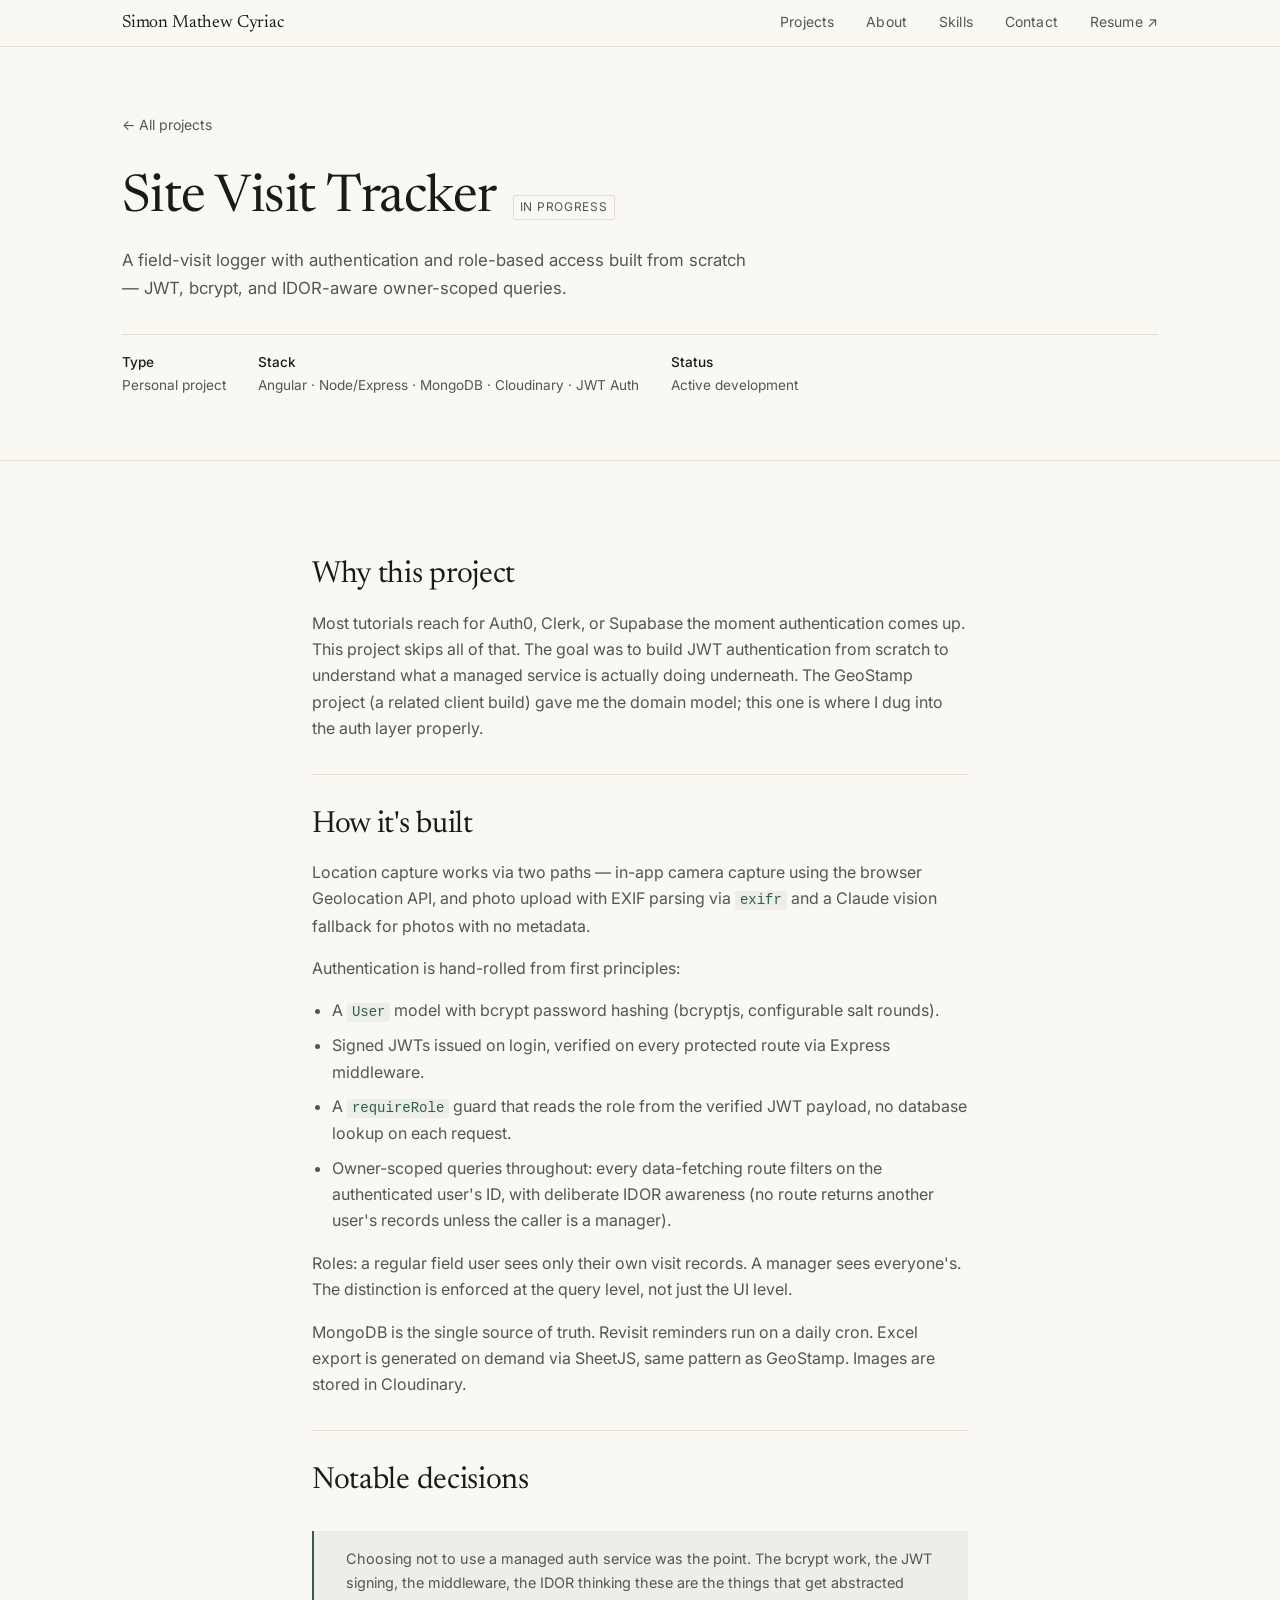
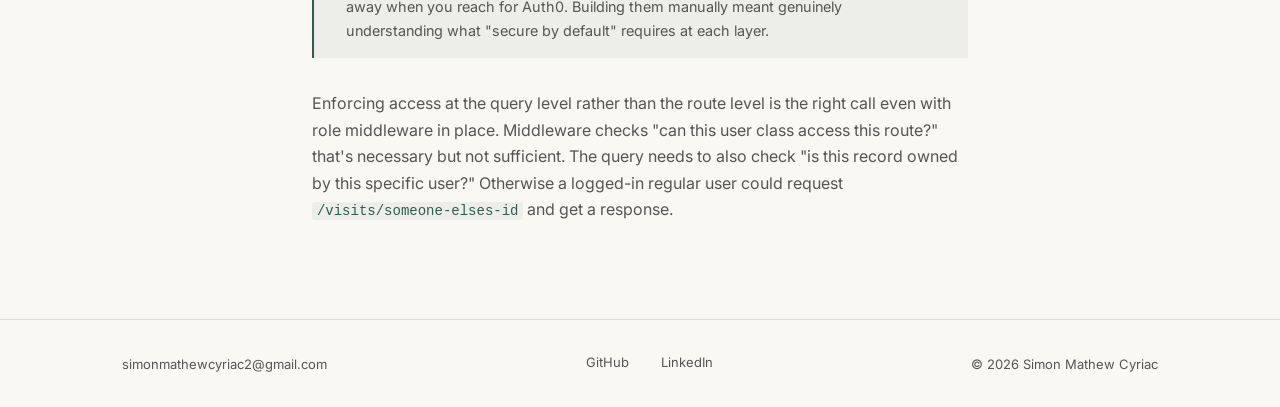
<file: projects/site-visit-tracker.html>
<!doctype html>
<html lang="en">
  <head>
    <meta charset="UTF-8" />
    <meta name="viewport" content="width=device-width, initial-scale=1.0" />
    <meta
      name="description"
      content="Site Visit Tracker — field-visit logger with hand-rolled JWT auth, role-based access, and IDOR-aware queries. In progress."
    />
    <title>Site Visit Tracker — Simon Mathew Cyriac</title>
    <link rel="preconnect" href="https://fonts.googleapis.com" />
    <link rel="preconnect" href="https://fonts.gstatic.com" crossorigin />
    <link
      href="https://fonts.googleapis.com/css2?family=Newsreader:ital,wght@0,300;0,400;1,300;1,400&family=Inter:wght@400;500&display=swap"
      rel="stylesheet"
    />
    <link rel="stylesheet" href="../css/style.css" />
  </head>
  <body>
    <header class="site-header" role="banner">
      <nav class="site-nav container" aria-label="Main navigation">
        <a href="../index.html" class="site-nav__logo">Simon Mathew Cyriac</a>
        <button
          class="site-nav__toggle"
          aria-expanded="false"
          aria-controls="nav-links"
          aria-label="Toggle navigation"
        >
          <span></span><span></span><span></span>
        </button>
        <ul class="site-nav__links" id="nav-links" role="list">
          <li><a href="../index.html#projects">Projects</a></li>
          <li><a href="../index.html#about">About</a></li>
          <li><a href="../index.html#skills">Skills</a></li>
          <li><a href="../index.html#contact">Contact</a></li>
          <li>
            <a
              href="../assets/Updated_SoftwareEngineer_Resume.pdf"
              target="_blank"
              rel="noopener"
              >Resume ↗</a
            >
          </li>
        </ul>
      </nav>
    </header>

    <main>
      <div class="case-hero">
        <div class="container">
          <a href="../index.html#projects" class="case-hero__back"
            >All projects</a
          >
          <div
            style="
              display: flex;
              align-items: baseline;
              gap: 1rem;
              flex-wrap: wrap;
            "
          >
            <h1 class="case-hero__title">Site Visit Tracker</h1>
            <span class="project-card__status">In progress</span>
          </div>
          <p class="case-hero__tagline">
            A field-visit logger with authentication and role-based access built
            from scratch — JWT, bcrypt, and IDOR-aware owner-scoped queries.
          </p>
          <dl class="case-meta">
            <div class="case-meta__item">
              <dt><strong>Type</strong></dt>
              <dd>Personal project</dd>
            </div>
            <div class="case-meta__item">
              <dt><strong>Stack</strong></dt>
              <dd>Angular · Node/Express · MongoDB · Cloudinary · JWT Auth</dd>
            </div>
            <div class="case-meta__item">
              <dt><strong>Status</strong></dt>
              <dd>Active development</dd>
            </div>
          </dl>
        </div>
      </div>

      <div class="case-body">
        <div class="container content-width">
          <section aria-labelledby="context-heading">
            <h2 id="context-heading">Why this project</h2>
            <p>
              Most tutorials reach for Auth0, Clerk, or Supabase the moment
              authentication comes up. This project skips all of that. The goal
              was to build JWT authentication from scratch to understand what a
              managed service is actually doing underneath. The GeoStamp project
              (a related client build) gave me the domain model; this one is
              where I dug into the auth layer properly.
            </p>
          </section>

          <section aria-labelledby="built-heading">
            <h2 id="built-heading">How it's built</h2>

            <p>
              Location capture works via two paths — in-app camera capture using
              the browser Geolocation API, and photo upload with EXIF parsing
              via <code>exifr</code> and a Claude vision fallback for photos
              with no metadata.
            </p>

            <p>Authentication is hand-rolled from first principles:</p>

            <ul>
              <li>
                A <code>User</code> model with bcrypt password hashing
                (bcryptjs, configurable salt rounds).
              </li>
              <li>
                Signed JWTs issued on login, verified on every protected route
                via Express middleware.
              </li>
              <li>
                A <code>requireRole</code> guard that reads the role from the
                verified JWT payload, no database lookup on each request.
              </li>
              <li>
                Owner-scoped queries throughout: every data-fetching route
                filters on the authenticated user's ID, with deliberate IDOR
                awareness (no route returns another user's records unless the
                caller is a manager).
              </li>
            </ul>

            <p>
              Roles: a regular field user sees only their own visit records. A
              manager sees everyone's. The distinction is enforced at the query
              level, not just the UI level.
            </p>

            <p>
              MongoDB is the single source of truth. Revisit reminders run on a
              daily cron. Excel export is generated on demand via SheetJS, same
              pattern as GeoStamp. Images are stored in Cloudinary.
            </p>
          </section>

          <section aria-labelledby="decisions-heading">
            <h2 id="decisions-heading">Notable decisions</h2>

            <div class="callout">
              <p>
                Choosing not to use a managed auth service was the point. The
                bcrypt work, the JWT signing, the middleware, the IDOR thinking
                these are the things that get abstracted away when you reach for
                Auth0. Building them manually meant genuinely understanding what
                "secure by default" requires at each layer.
              </p>
            </div>

            <p>
              Enforcing access at the query level rather than the route level is
              the right call even with role middleware in place. Middleware
              checks "can this user class access this route?" that's necessary
              but not sufficient. The query needs to also check "is this record
              owned by this specific user?" Otherwise a logged-in regular user
              could request <code>/visits/someone-elses-id</code> and get a
              response.
            </p>
          </section>
        </div>
      </div>
    </main>

    <footer class="site-footer" role="contentinfo">
      <div class="container">
        <div class="site-footer__inner">
          <p>simonmathewcyriac2@gmail.com</p>
          <ul class="site-footer__links" role="list">
            <li>
              <a
                href="https://github.com/Simon-Mathew"
                target="_blank"
                rel="noopener"
                >GitHub</a
              >
            </li>
            <li>
              <a
                href="https://linkedin.com/in/simon-mathew-cyriac"
                target="_blank"
                rel="noopener"
                >LinkedIn</a
              >
            </li>
          </ul>
          <p>© <span id="year"></span> Simon Mathew Cyriac</p>
        </div>
      </div>
    </footer>

    <script src="../js/main.js"></script>
  </body>
</html>
</file>
<file: css/style.css>
﻿*,*::before,*::after{box-sizing:border-box;margin:0;padding:0}html{font-size:100%;scroll-behavior:smooth;-webkit-text-size-adjust:100%}@media(prefers-reduced-motion: reduce){html{scroll-behavior:auto}}body{background-color:#faf8f3;color:#1a1a1a;font-family:"Inter",system-ui,-apple-system,sans-serif;font-size:1rem;line-height:1.65;-webkit-font-smoothing:antialiased}img,svg{display:block;max-width:100%}a{color:#2f5d50;text-decoration-thickness:1px;text-underline-offset:3px;transition:color .15s ease,opacity .15s ease}a:hover{opacity:.75}a:focus-visible{outline:2px solid #2f5d50;outline-offset:3px;border-radius:2px}h1,h2,h3,h4{font-family:"Newsreader",Georgia,serif;font-weight:400;line-height:1.2;letter-spacing:-0.01em}h1{font-size:clamp(2rem,5vw,3.25rem)}h2{font-size:clamp(1.4rem,3vw,1.9rem)}h3{font-size:1.2rem}p{max-width:70ch}ul,ol{padding-left:1.25rem}li{margin-bottom:.25rem}code{font-size:.875em;background:rgba(47,93,80,.06);color:#2f5d50;padding:.1em .35em;border-radius:3px;font-family:"Fira Code","Cascadia Code",ui-monospace,monospace}.container{width:100%;max-width:1100px;margin-inline:auto;padding-inline:1rem}@media(min-width: 640px){.container{padding-inline:2rem}}.content-width{max-width:720px}.site-header{position:sticky;top:0;z-index:100;background-color:#faf8f3;border-bottom:1px solid #e2ddd2;padding-block:.5rem}.site-nav{display:flex;align-items:center;justify-content:space-between;gap:1rem}.site-nav__logo{font-family:"Newsreader",Georgia,serif;font-size:1.1rem;color:#1a1a1a;text-decoration:none;letter-spacing:-0.01em}.site-nav__logo:hover{opacity:.7;color:#1a1a1a}.site-nav__links{display:flex;align-items:center;gap:2rem;list-style:none;padding:0;margin:0}.site-nav__links a{font-size:.875rem;color:#555;text-decoration:none;letter-spacing:.01em}.site-nav__links a:hover{color:#1a1a1a;opacity:1}.site-nav__toggle{display:none;background:none;border:none;cursor:pointer;padding:.5rem;color:#1a1a1a}.site-nav__toggle span{display:block;width:22px;height:1.5px;background:currentColor;margin-block:5px;transition:transform .2s ease,opacity .2s ease}.site-nav__toggle[aria-expanded=true] span:nth-child(1){transform:translateY(6.5px) rotate(45deg)}.site-nav__toggle[aria-expanded=true] span:nth-child(2){opacity:0}.site-nav__toggle[aria-expanded=true] span:nth-child(3){transform:translateY(-6.5px) rotate(-45deg)}@media(max-width: 640px){.site-nav__toggle{display:block}.site-nav__links{display:none;position:absolute;top:100%;left:0;right:0;background:#faf8f3;border-bottom:1px solid #e2ddd2;flex-direction:column;align-items:flex-start;gap:0;padding:1rem 2rem}.site-nav__links li{width:100%}.site-nav__links a{display:block;padding-block:.6rem;font-size:1rem}.site-nav__links.is-open{display:flex}}section{padding-block:4rem;border-bottom:1px solid #e2ddd2}section:last-of-type{border-bottom:none}.section-label{font-family:"Inter",system-ui,-apple-system,sans-serif;font-size:.75rem;font-weight:500;letter-spacing:.1em;text-transform:uppercase;color:#555;margin-bottom:2rem}.site-footer{padding-block:2rem;border-top:1px solid #e2ddd2;font-size:.8125rem;color:#555}.site-footer__inner{display:flex;flex-wrap:wrap;justify-content:space-between;align-items:center;gap:1rem}.site-footer__links{display:flex;gap:2rem;list-style:none;padding:0}.site-footer__links a{color:#555;font-size:.8125rem;text-decoration:none}.site-footer__links a:hover{color:#1a1a1a;opacity:1}.two-col{display:grid;gap:2rem;grid-template-columns:1fr}@media(min-width: 700px){.two-col{grid-template-columns:1fr 1fr}}.reveal{opacity:0;transform:translateY(18px);transition:opacity .5s ease,transform .5s ease}.reveal.is-visible{opacity:1;transform:none}@media(prefers-reduced-motion: reduce){.reveal{opacity:1;transform:none;transition:none}}.hero{padding-block:8rem 4rem;border-bottom:1px solid #e2ddd2}.hero__eyebrow{font-size:.8125rem;letter-spacing:.08em;text-transform:uppercase;color:#555;margin-bottom:1rem}.hero__heading{margin-bottom:2rem}.hero__tagline{font-size:1.1rem;color:#555;max-width:54ch;margin-bottom:2rem;line-height:1.7}.hero__links{display:flex;flex-wrap:wrap;gap:1rem;list-style:none;padding:0;font-size:.9rem}.hero__links a{color:#1a1a1a;text-decoration:none;border-bottom:1px solid #e2ddd2;padding-bottom:1px;transition:border-color .15s ease,color .15s ease}.hero__links a:hover{border-color:#2f5d50;color:#2f5d50;opacity:1}.hero__links li::after{content:"·";margin-left:1rem;color:#e2ddd2}.hero__links li:last-child::after{content:"";margin-left:0}.project-list{list-style:none;padding:0;margin:0}.project-card{padding-block:2rem;border-bottom:1px solid #e2ddd2}.project-card:first-child{border-top:1px solid #e2ddd2}.project-card__header{display:flex;flex-wrap:wrap;align-items:baseline;gap:.5rem 2rem;margin-bottom:.5rem}.project-card__title{font-family:"Newsreader",Georgia,serif;font-size:1.15rem;font-weight:400;margin:0}.project-card__title a{color:#1a1a1a;text-decoration:none}.project-card__title a:hover{color:#2f5d50;opacity:1}.project-card__status{font-size:.75rem;letter-spacing:.06em;text-transform:uppercase;color:#555;border:1px solid #e2ddd2;padding:.15em .5em;border-radius:2px}.project-card__tagline{color:#555;margin-bottom:1rem;max-width:60ch}.project-card__stack{display:flex;flex-wrap:wrap;gap:.5rem;list-style:none;padding:0}.project-card__tag{font-size:.775rem;color:#2f5d50;background:rgba(47,93,80,.06);padding:.2em .55em;border-radius:2px;letter-spacing:.02em}.project-card__link{display:inline-block;margin-top:1rem;font-size:.875rem;font-weight:500;color:#2f5d50}.project-card__link::after{content:" →"}.skills-grid{display:grid;gap:2rem;grid-template-columns:1fr}@media(min-width: 640px){.skills-grid{grid-template-columns:repeat(2, 1fr)}}@media(min-width: 900px){.skills-grid{grid-template-columns:repeat(3, 1fr)}}.skill-group__label{font-size:.75rem;font-weight:500;letter-spacing:.08em;text-transform:uppercase;color:#555;margin-bottom:.5rem}.skill-group__items{list-style:none;padding:0;font-size:.9rem;color:#1a1a1a;line-height:1.9}.case-hero{padding-block:4rem;border-bottom:1px solid #e2ddd2}.case-hero__back{display:inline-block;font-size:.875rem;color:#555;text-decoration:none;margin-bottom:2rem}.case-hero__back::before{content:"← "}.case-hero__back:hover{color:#1a1a1a;opacity:1}.case-hero__title{margin-bottom:.5rem}.case-hero__tagline{font-size:1.05rem;color:#555;max-width:58ch;margin-top:.5rem}.case-meta{display:flex;flex-wrap:wrap;gap:.5rem 2rem;margin-top:2rem;padding-top:1rem;border-top:1px solid #e2ddd2;font-size:.85rem;color:#555}.case-meta__item strong{color:#1a1a1a;font-weight:500}.case-body{padding-block:4rem}.case-body section{padding-block:2rem;border-bottom:1px solid #e2ddd2}.case-body section:last-child{border-bottom:none}.case-body h2{margin-bottom:1rem}.case-body p{margin-bottom:1rem;color:#555}.case-body p:last-child{margin-bottom:0}.case-body ul{color:#555;margin-bottom:1rem}.case-body ul li{margin-bottom:.5rem}.case-body strong{color:#1a1a1a;font-weight:500}.case-links{display:flex;flex-wrap:wrap;gap:1rem;margin-top:1rem}.case-link{display:inline-flex;align-items:center;gap:.4em;font-size:.875rem;font-weight:500;color:#1a1a1a;border:1px solid #e2ddd2;padding:.45em .9em;border-radius:3px;text-decoration:none;transition:border-color .15s ease,color .15s ease}.case-link:hover{border-color:#2f5d50;color:#2f5d50;opacity:1}.screenshot-grid{display:grid;gap:1rem;margin-top:2rem}@media(min-width: 640px){.screenshot-grid{grid-template-columns:repeat(2, 1fr)}}.screenshot-grid img{width:100%;border:1px solid #e2ddd2;border-radius:3px}.callout{border-left:2px solid #2f5d50;padding:1rem 2rem;margin-block:2rem;background:rgba(47,93,80,.06)}.callout p{margin:0;font-size:.9rem}/*# sourceMappingURL=style.css.map */
</file>
